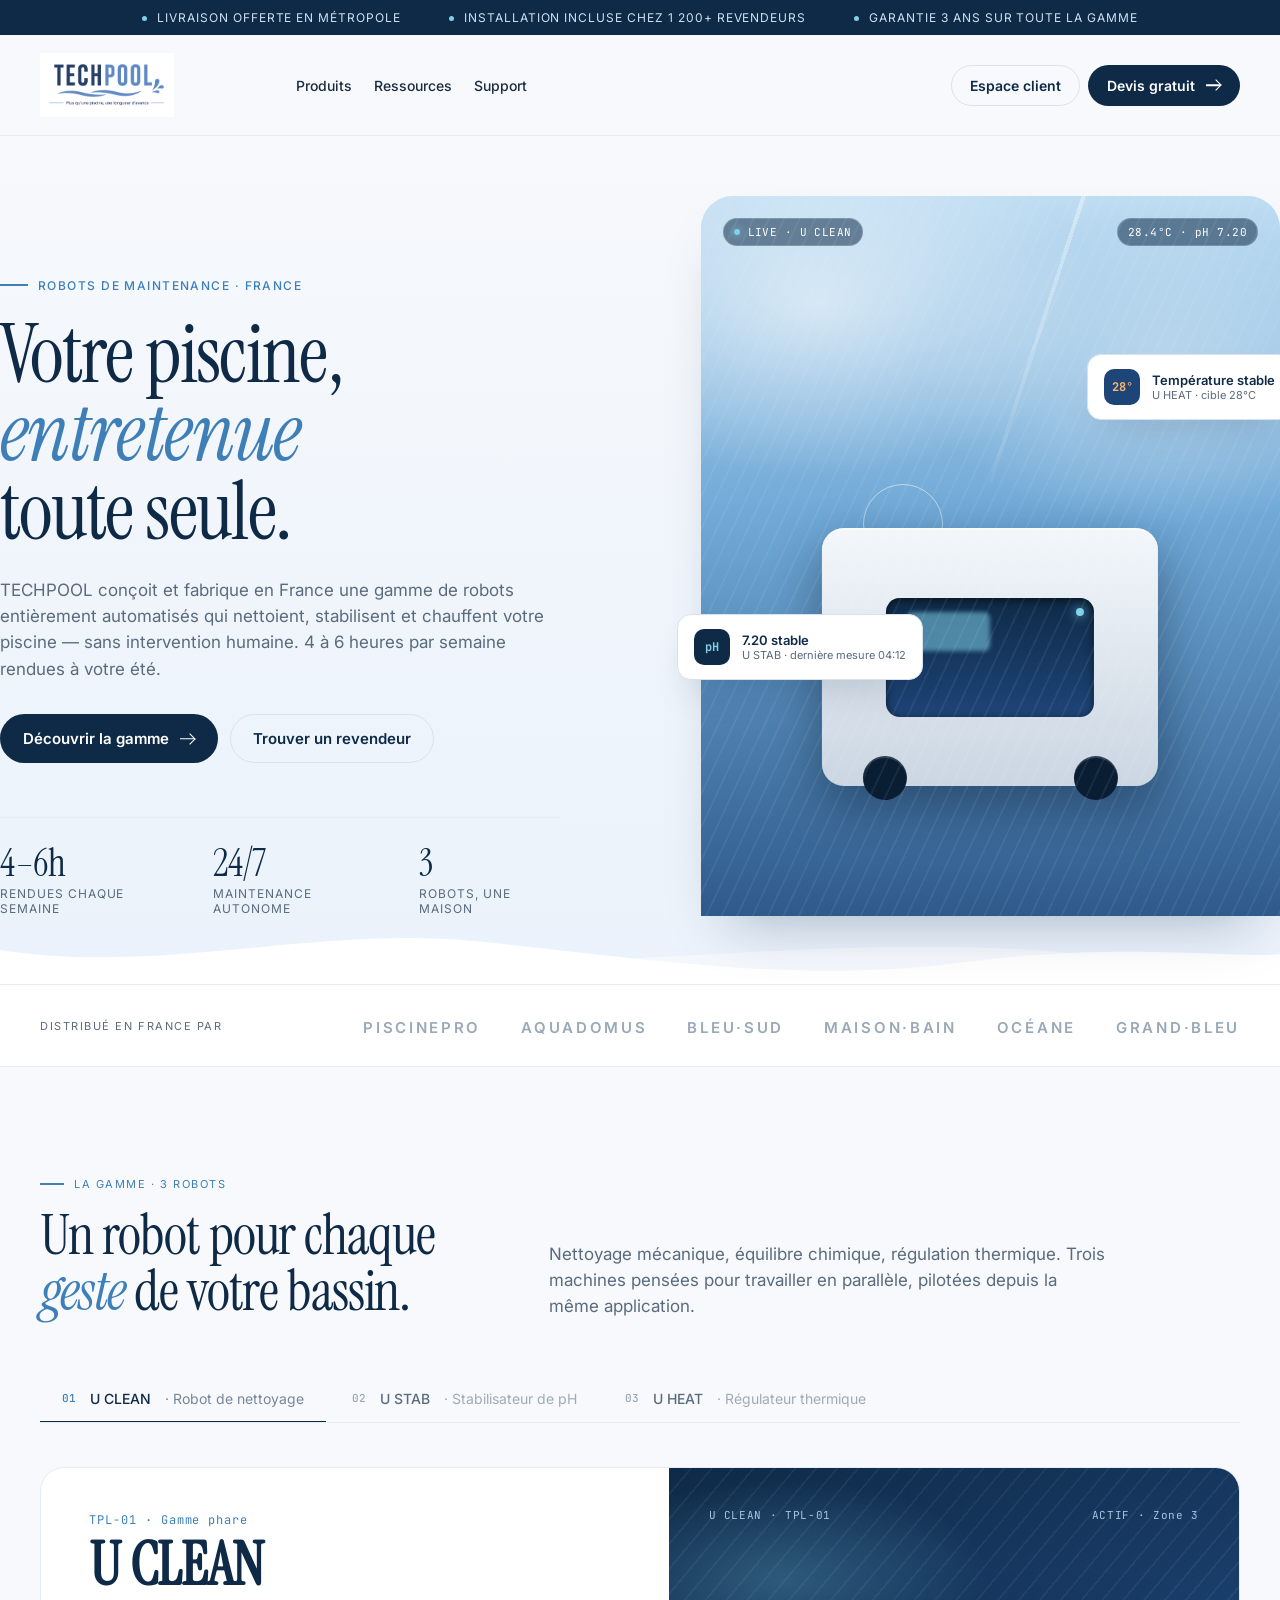
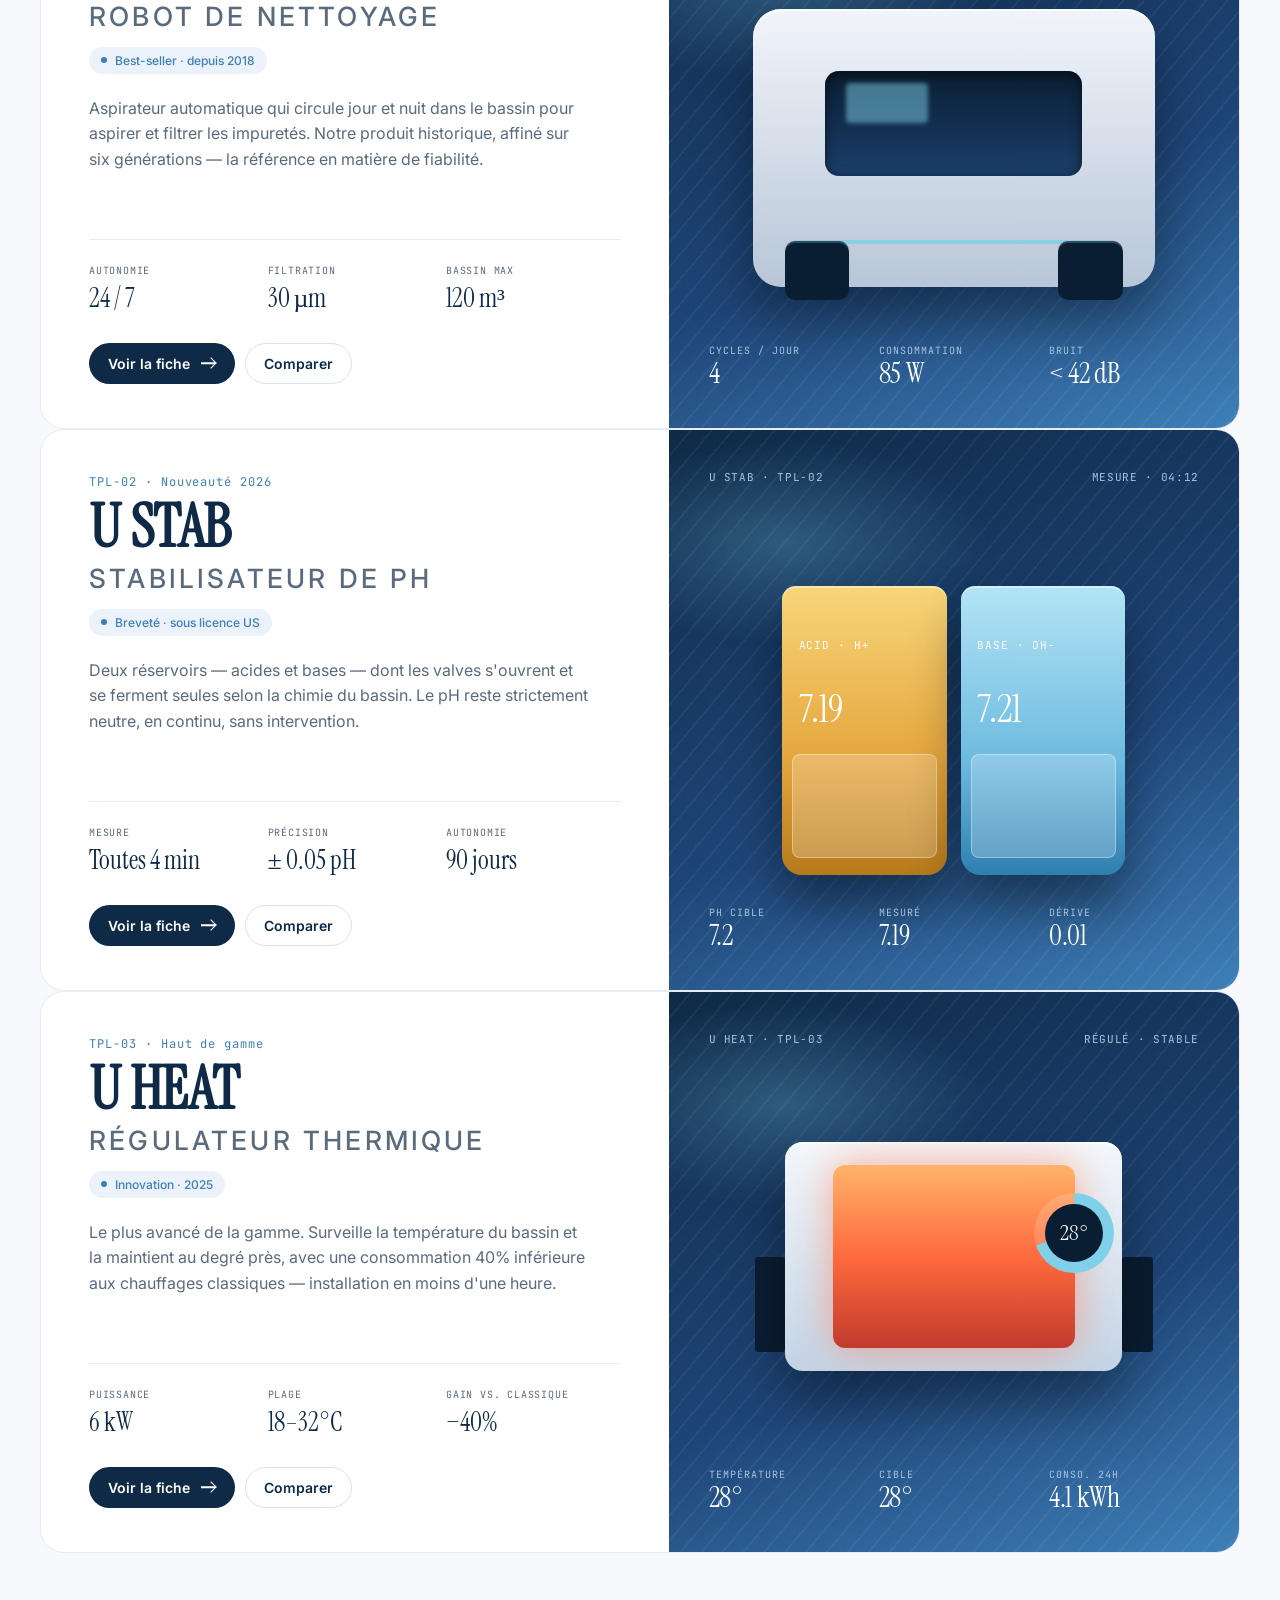
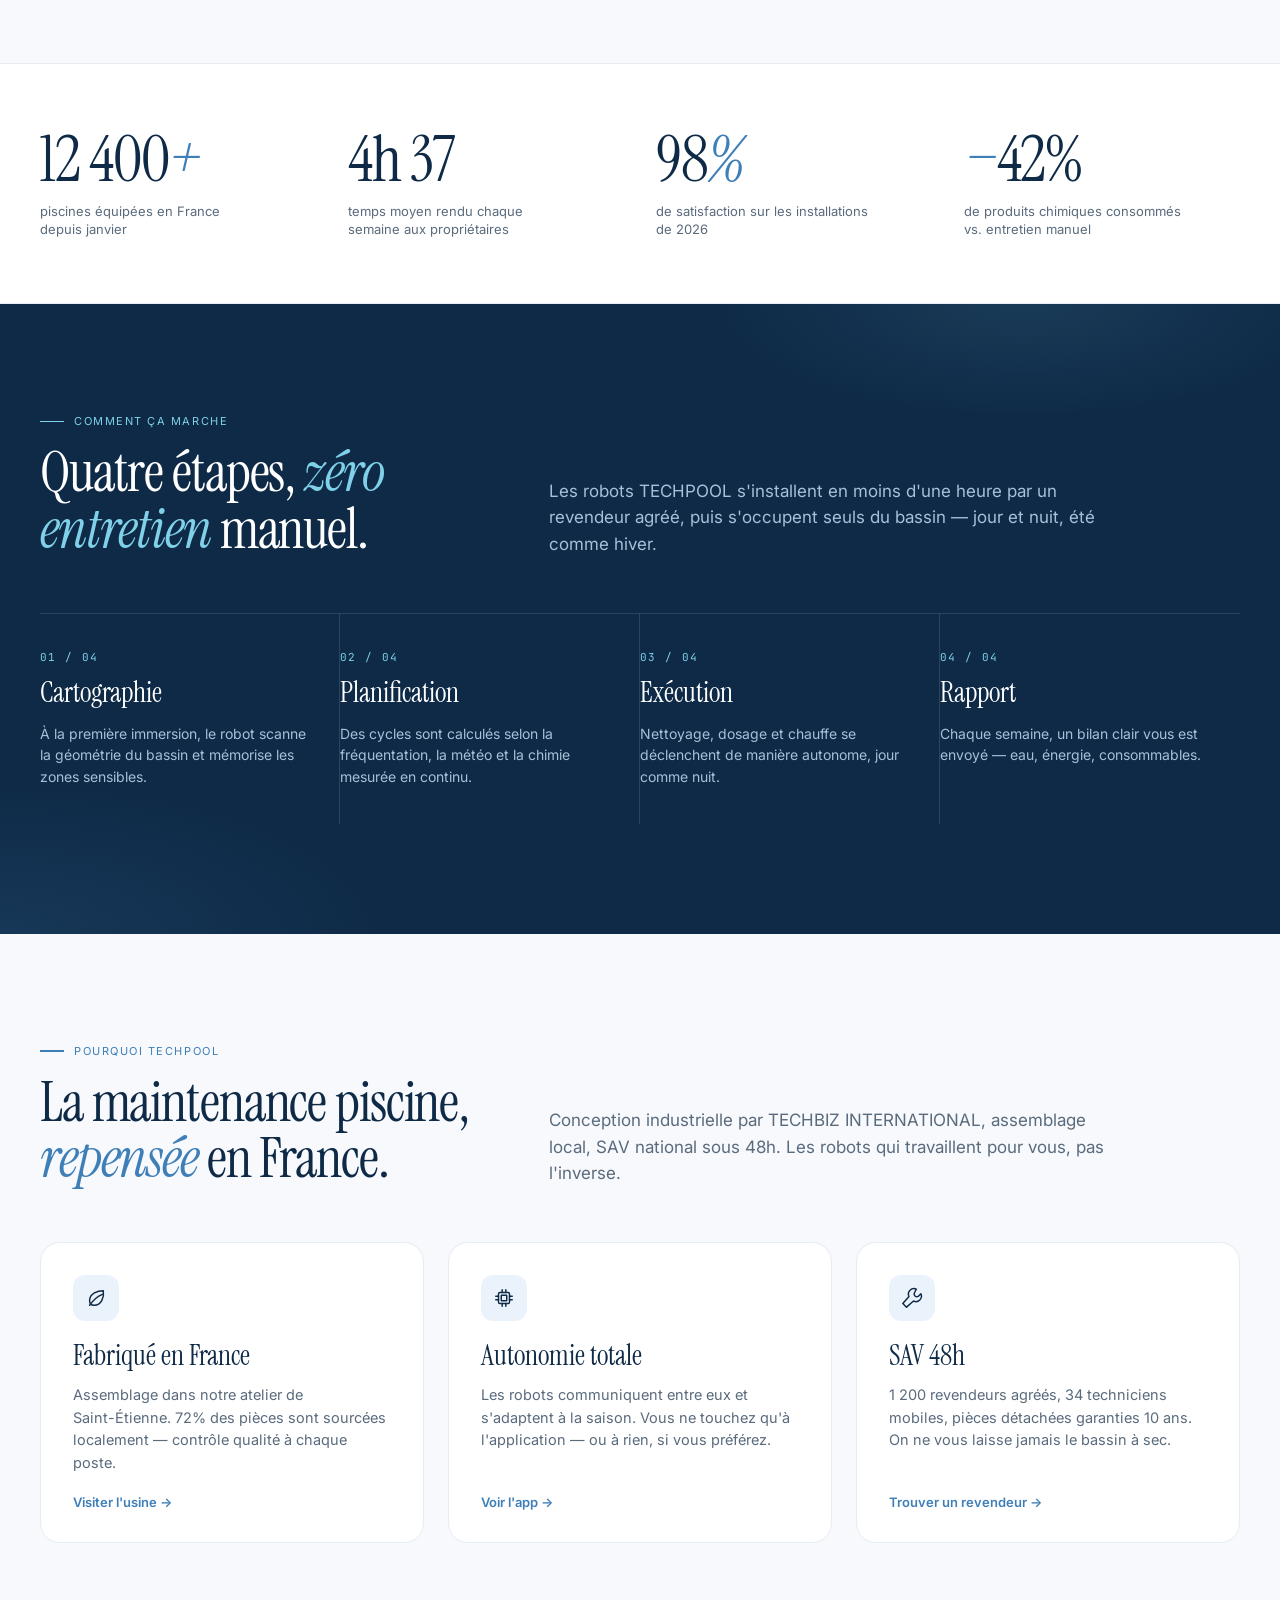
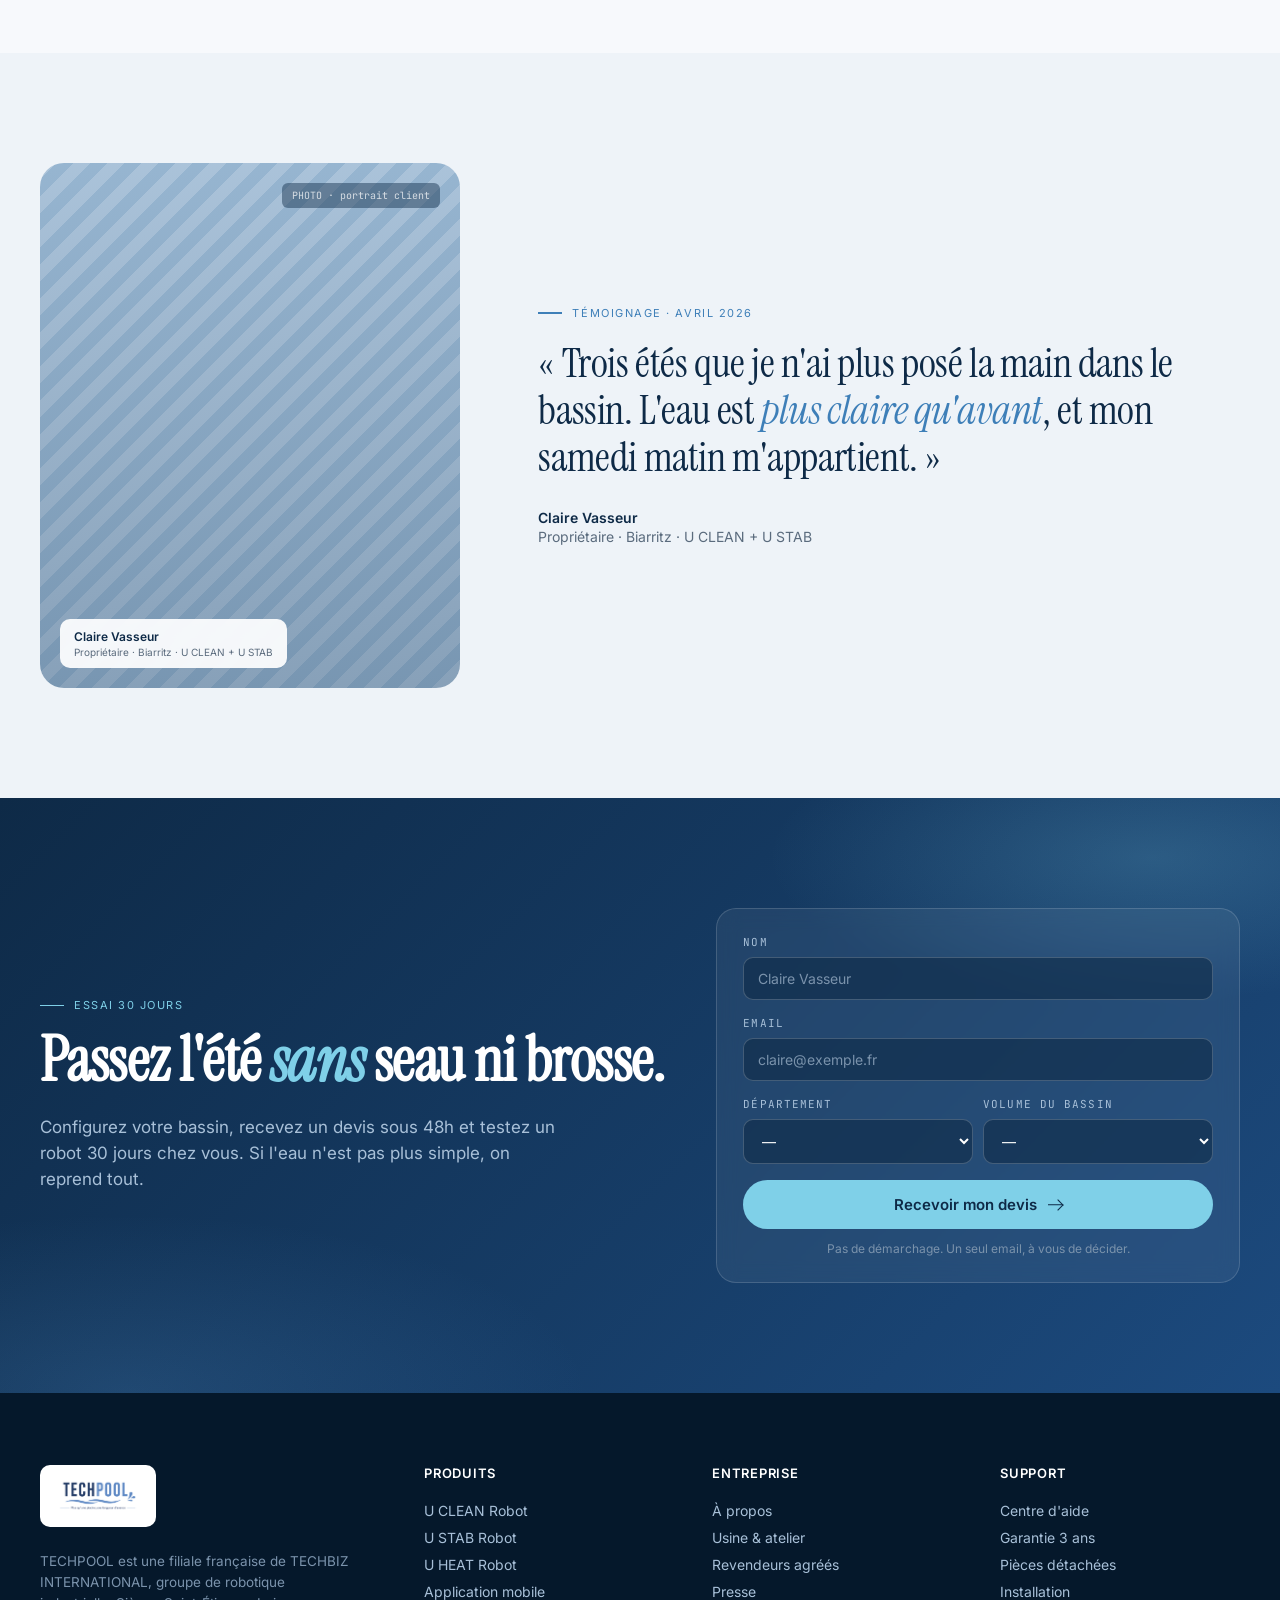
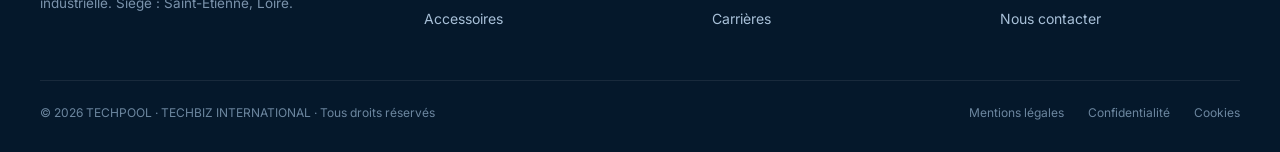
<file: index.html>
<!doctype html>
<html lang="fr">
<head>
<meta charset="utf-8" />
<meta name="viewport" content="width=device-width, initial-scale=1" />
<title>TECHPOOL — Robots de maintenance pour piscines</title>
<link rel="preconnect" href="https://fonts.googleapis.com" />
<link rel="preconnect" href="https://fonts.gstatic.com" crossorigin />
<link href="https://fonts.googleapis.com/css2?family=Instrument+Serif:ital@0;1&family=Inter:wght@300;400;500;600;700&family=JetBrains+Mono:wght@400;500&display=swap" rel="stylesheet" />
<link rel="stylesheet" href="style.css" />
</head>
<body>

<div class="announce">
  <div class="wrap announce-track">
    <span><span class="dot"></span>Livraison offerte en métropole</span><span><span class="dot"></span>Installation incluse chez 1 200+ revendeurs</span><span><span class="dot"></span>Garantie 3 ans sur toute la gamme</span>
  </div>
</div>

<header class="nav">
  <div class="wrap nav-inner">
    <a class="logo" href="#"><img src="[data-uri]" alt="TECHPOOL" /></a>
    <nav class="nav-links">
      <a href="#">Produits</a><a href="#">Ressources</a><a href="#">Support</a>
    </nav>
    <div class="nav-right">
      <a class="btn btn-ghost" href="#">Espace client</a>
      <a class="btn btn-primary" href="#">Devis gratuit<span class="arrow"></span></a>
    </div>
  </div>
</header>

<section class="hero" style="padding:0">
  <div class="wrap hero-inner">
    <div>
      <div class="eyebrow"><span class="bar"></span>Robots de maintenance · France</div>
      <h1 class="h1 serif" style="margin-top:22px">Votre piscine, <em>entretenue</em><br/>toute seule.</h1>
      <p class="hero-lead">TECHPOOL conçoit et fabrique en France une gamme de robots entièrement automatisés qui nettoient, stabilisent et chauffent votre piscine — sans intervention humaine. 4 à 6 heures par semaine rendues à votre été.</p>
      <div class="hero-cta">
        <a class="btn btn-primary btn-lg" href="#products">Découvrir la gamme<span class="arrow"></span></a>
        <a class="btn btn-ghost btn-lg" href="#">Trouver un revendeur</a>
      </div>
      <div class="hero-meta">
        <div class="m"><div class="k serif">4–6h</div><div class="v">rendues chaque semaine</div></div>
        <div class="m"><div class="k serif">24/7</div><div class="v">maintenance autonome</div></div>
        <div class="m"><div class="k serif">3</div><div class="v">robots, une maison</div></div>
      </div>
    </div>
    <div class="hero-visual">
      <div class="pool-tile">
        <div class="pool-hud">
          <div class="hud-pill"><span class="lv"></span>LIVE · U CLEAN</div>
          <div class="hud-pill">28.4°C · pH 7.20</div>
        </div>
        <div class="cable"></div>
        <div class="ripple r1"></div>
        <div class="ripple r2"></div>
        <div class="robot">
          <div class="robot-eye"><div class="led"></div></div>
          <div class="robot-wheel l"></div>
          <div class="robot-wheel r"></div>
        </div>
      </div>
      <div class="hero-floater floater-1">
        <div class="sq">pH</div>
        <div><div class="t">7.20 stable</div><div class="s">U STAB · dernière mesure 04:12</div></div>
      </div>
      <div class="hero-floater floater-2">
        <div class="sq" style="background:#1E4578;color:#FFB36A">28°</div>
        <div><div class="t">Température stable</div><div class="s">U HEAT · cible 28°C</div></div>
      </div>
    </div>
  </div>
  <svg class="wave" viewBox="0 0 1440 80" preserveAspectRatio="none"><path d="M0,40 C180,70 360,10 540,30 C720,50 900,80 1080,55 C1260,30 1380,50 1440,45 L1440,80 L0,80 Z" fill="#FFFFFF"/><path d="M0,55 C200,35 400,65 620,55 C840,45 1020,25 1220,45 C1340,55 1400,50 1440,55 L1440,80 L0,80 Z" fill="#FFFFFF" opacity=".5"/></svg>
</section>

<div class="retail-strip">
  <div class="wrap row">
    <div class="retail-label">Distribué en France par</div>
    <div class="retail-logos">
      <div class="r"><span>PISCINEPRO</span></div><div class="r"><span>AQUADOMUS</span></div><div class="r"><span>BLEU·SUD</span></div><div class="r"><span>MAISON·BAIN</span></div><div class="r"><span>OCÉANE</span></div><div class="r"><span>GRAND·BLEU</span></div>
    </div>
  </div>
</div>

<section class="products" id="products">
  <div class="wrap">
    <div class="sec-head">
      <div>
        <div class="sec-kicker"><span class="bar"></span>La gamme · 3 robots</div>
        <h2 class="sec-title serif">Un robot pour chaque <em>geste</em> de votre bassin.</h2>
      </div>
      <p class="sec-desc">Nettoyage mécanique, équilibre chimique, régulation thermique. Trois machines pensées pour travailler en parallèle, pilotées depuis la même application.</p>
    </div>
    <div class="product-tabs"><button class="product-tab active" data-idx="0"><span class="num">01</span> U CLEAN <span style="opacity:.55;font-weight:400">· Robot de nettoyage</span></button><button class="product-tab" data-idx="1"><span class="num">02</span> U STAB <span style="opacity:.55;font-weight:400">· Stabilisateur de pH</span></button><button class="product-tab" data-idx="2"><span class="num">03</span> U HEAT <span style="opacity:.55;font-weight:400">· Régulateur thermique</span></button></div>
    
  <div class="product-card" data-idx="0" >
    <div class="product-info">
      <div>
        <div class="product-model mono">TPL-01 · Gamme phare</div>
        <h3 class="product-name">U CLEAN<small>Robot de nettoyage</small></h3>
        <div class="product-tag"><span class="dot"></span>Best-seller · depuis 2018</div>
        <p class="product-desc">Aspirateur automatique qui circule jour et nuit dans le bassin pour aspirer et filtrer les impuretés. Notre produit historique, affiné sur six générations — la référence en matière de fiabilité.</p>
      </div>
      <div>
        <div class="spec-grid">
          <div class="s"><span class="sk mono">Autonomie</span><span class="sv">24 / 7</span></div><div class="s"><span class="sk mono">Filtration</span><span class="sv">30 µm</span></div><div class="s"><span class="sk mono">Bassin max</span><span class="sv">120 m³</span></div>
        </div>
        <div class="product-cta" style="margin-top:28px">
          <a class="btn btn-primary" href="#">Voir la fiche<span class="arrow"></span></a>
          <a class="btn btn-ghost" href="#">Comparer</a>
        </div>
      </div>
    </div>
    <div class="product-visual">
      <div class="pv-head"><span>U CLEAN · TPL-01</span><span>ACTIF · Zone 3</span></div>
      <div class="pv-center"><div class="art-vacuum"><div class="body"></div><div class="screen"><div class="led"></div></div><div class="stripe"></div><div class="tread l"></div><div class="tread r"></div></div></div>
      <div class="pv-meta"><div class="m"><span class="mk">Cycles / jour</span><span class="mv serif">4</span></div><div class="m"><span class="mk">Consommation</span><span class="mv serif">85 W</span></div><div class="m"><span class="mk">Bruit</span><span class="mv serif">< 42 dB</span></div></div>
    </div>
  </div>
  <div class="product-card" data-idx="1" hidden>
    <div class="product-info">
      <div>
        <div class="product-model mono">TPL-02 · Nouveauté 2026</div>
        <h3 class="product-name">U STAB<small>Stabilisateur de pH</small></h3>
        <div class="product-tag"><span class="dot"></span>Breveté · sous licence US</div>
        <p class="product-desc">Deux réservoirs — acides et bases — dont les valves s'ouvrent et se ferment seules selon la chimie du bassin. Le pH reste strictement neutre, en continu, sans intervention.</p>
      </div>
      <div>
        <div class="spec-grid">
          <div class="s"><span class="sk mono">Mesure</span><span class="sv">Toutes 4 min</span></div><div class="s"><span class="sk mono">Précision</span><span class="sv">± 0.05 pH</span></div><div class="s"><span class="sk mono">Autonomie</span><span class="sv">90 jours</span></div>
        </div>
        <div class="product-cta" style="margin-top:28px">
          <a class="btn btn-primary" href="#">Voir la fiche<span class="arrow"></span></a>
          <a class="btn btn-ghost" href="#">Comparer</a>
        </div>
      </div>
    </div>
    <div class="product-visual">
      <div class="pv-head"><span>U STAB · TPL-02</span><span>MESURE · 04:12</span></div>
      <div class="pv-center"><div class="art-stab"><div class="can acid"><div class="label">ACID · H+</div><div class="val">7.19</div><div class="liquid"></div></div><div class="can base"><div class="label">BASE · OH−</div><div class="val">7.21</div><div class="liquid"></div></div></div></div>
      <div class="pv-meta"><div class="m"><span class="mk">pH cible</span><span class="mv serif">7.2</span></div><div class="m"><span class="mk">Mesuré</span><span class="mv serif">7.19</span></div><div class="m"><span class="mk">Dérive</span><span class="mv serif">0.01</span></div></div>
    </div>
  </div>
  <div class="product-card" data-idx="2" hidden>
    <div class="product-info">
      <div>
        <div class="product-model mono">TPL-03 · Haut de gamme</div>
        <h3 class="product-name">U HEAT<small>Régulateur thermique</small></h3>
        <div class="product-tag"><span class="dot"></span>Innovation · 2025</div>
        <p class="product-desc">Le plus avancé de la gamme. Surveille la température du bassin et la maintient au degré près, avec une consommation 40% inférieure aux chauffages classiques — installation en moins d'une heure.</p>
      </div>
      <div>
        <div class="spec-grid">
          <div class="s"><span class="sk mono">Puissance</span><span class="sv">6 kW</span></div><div class="s"><span class="sk mono">Plage</span><span class="sv">18–32°C</span></div><div class="s"><span class="sk mono">Gain vs. classique</span><span class="sv">−40%</span></div>
        </div>
        <div class="product-cta" style="margin-top:28px">
          <a class="btn btn-primary" href="#">Voir la fiche<span class="arrow"></span></a>
          <a class="btn btn-ghost" href="#">Comparer</a>
        </div>
      </div>
    </div>
    <div class="product-visual">
      <div class="pv-head"><span>U HEAT · TPL-03</span><span>RÉGULÉ · STABLE</span></div>
      <div class="pv-center"><div class="art-heat"><div class="pipes"></div><div class="pipes r"></div><div class="tube"><div class="glow"></div></div><div class="gauge"></div></div></div>
      <div class="pv-meta"><div class="m"><span class="mk">Température</span><span class="mv serif">28°</span></div><div class="m"><span class="mk">Cible</span><span class="mv serif">28°</span></div><div class="m"><span class="mk">Conso. 24h</span><span class="mv serif">4.1 kWh</span></div></div>
    </div>
  </div>
  </div>
</section>

<section class="stats" style="padding:64px 0">
  <div class="wrap stats-row">
    <div class="stat"><div class="k serif">12 400<em>+</em></div><div class="v">piscines équipées en France depuis janvier</div></div><div class="stat"><div class="k serif">4h 37</div><div class="v">temps moyen rendu chaque semaine aux propriétaires</div></div><div class="stat"><div class="k serif">98<em>%</em></div><div class="v">de satisfaction sur les installations de 2026</div></div><div class="stat"><div class="k serif"><em>−</em>42%</div><div class="v">de produits chimiques consommés vs. entretien manuel</div></div>
  </div>
</section>

<section class="how">
  <div class="wrap">
    <div class="sec-head">
      <div>
        <div class="sec-kicker"><span class="bar"></span>Comment ça marche</div>
        <h2 class="sec-title serif">Quatre étapes, <em>zéro entretien</em> manuel.</h2>
      </div>
      <p class="sec-desc">Les robots TECHPOOL s'installent en moins d'une heure par un revendeur agréé, puis s'occupent seuls du bassin — jour et nuit, été comme hiver.</p>
    </div>
    <div class="steps">
      <div class="step"><div class="n">01 / 04</div><div class="t">Cartographie</div><div class="d">À la première immersion, le robot scanne la géométrie du bassin et mémorise les zones sensibles.</div></div><div class="step"><div class="n">02 / 04</div><div class="t">Planification</div><div class="d">Des cycles sont calculés selon la fréquentation, la météo et la chimie mesurée en continu.</div></div><div class="step"><div class="n">03 / 04</div><div class="t">Exécution</div><div class="d">Nettoyage, dosage et chauffe se déclenchent de manière autonome, jour comme nuit.</div></div><div class="step"><div class="n">04 / 04</div><div class="t">Rapport</div><div class="d">Chaque semaine, un bilan clair vous est envoyé — eau, énergie, consommables.</div></div>
    </div>
  </div>
</section>

<section class="why">
  <div class="wrap">
    <div class="sec-head">
      <div>
        <div class="sec-kicker"><span class="bar"></span>Pourquoi TECHPOOL</div>
        <h2 class="sec-title serif">La maintenance piscine, <em>repensée</em> en France.</h2>
      </div>
      <p class="sec-desc">Conception industrielle par TECHBIZ INTERNATIONAL, assemblage local, SAV national sous 48h. Les robots qui travaillent pour vous, pas l'inverse.</p>
    </div>
    <div class="feat-grid">
      <div class="feat"><div class="ic"><svg viewBox="0 0 24 24" fill="none" stroke="currentColor" stroke-width="1.6" stroke-linecap="round" stroke-linejoin="round"><path d="M20 4C14 4 5 7 5 15c0 3 2 5 5 5 8 0 11-9 10-16Z"/><path d="M5 20C9 14 14 10 19 8"/></svg></div><div><div class="t">Fabriqué en France</div><div class="d" style="margin-top:12px">Assemblage dans notre atelier de Saint-Étienne. 72% des pièces sont sourcées localement — contrôle qualité à chaque poste.</div></div><a class="lk" href="#">Visiter l'usine →</a></div><div class="feat"><div class="ic"><svg viewBox="0 0 24 24" fill="none" stroke="currentColor" stroke-width="1.6" stroke-linecap="round" stroke-linejoin="round"><rect x="6" y="6" width="12" height="12" rx="1.5"/><rect x="9" y="9" width="6" height="6" rx="0.5"/><path d="M10 3v3M14 3v3M10 18v3M14 18v3M3 10h3M3 14h3M18 10h3M18 14h3"/></svg></div><div><div class="t">Autonomie totale</div><div class="d" style="margin-top:12px">Les robots communiquent entre eux et s'adaptent à la saison. Vous ne touchez qu'à l'application — ou à rien, si vous préférez.</div></div><a class="lk" href="#">Voir l'app →</a></div><div class="feat"><div class="ic"><svg viewBox="0 0 24 24" fill="none" stroke="currentColor" stroke-width="1.6" stroke-linecap="round" stroke-linejoin="round"><path d="M14.7 6.3a3 3 0 0 0 4 4l3-3a6 6 0 0 1-8 8L6 22l-4-4 6.7-7.7a6 6 0 0 1 8-8Z"/></svg></div><div><div class="t">SAV 48h</div><div class="d" style="margin-top:12px">1 200 revendeurs agréés, 34 techniciens mobiles, pièces détachées garanties 10 ans. On ne vous laisse jamais le bassin à sec.</div></div><a class="lk" href="#">Trouver un revendeur →</a></div>
    </div>
  </div>
</section>

<section class="testimonial">
  <div class="wrap quote-wrap">
    <div class="quote-img">
      <div class="ph mono">PHOTO · portrait client</div>
      <div class="tag">Claire Vasseur<small>Propriétaire · Biarritz · U CLEAN + U STAB</small></div>
    </div>
    <div class="quote">
      <div class="sec-kicker" style="margin-bottom:20px"><span class="bar"></span>Témoignage · Avril 2026</div>
      <blockquote>« Trois étés que je n'ai plus posé la main dans le bassin. L'eau est <em>plus claire qu'avant</em>, et mon samedi matin m'appartient. »</blockquote>
      <cite><strong>Claire Vasseur</strong>Propriétaire · Biarritz · U CLEAN + U STAB</cite>
    </div>
  </div>
</section>

<section class="cta">
  <div class="wrap cta-inner">
    <div>
      <div class="sec-kicker" style="color:var(--cyan)"><span class="bar" style="background:var(--cyan)"></span>Essai 30 jours</div>
      <h2 style="margin-top:18px">Passez l'été <em>sans</em> seau ni brosse.</h2>
      <p>Configurez votre bassin, recevez un devis sous 48h et testez un robot 30 jours chez vous. Si l'eau n'est pas plus simple, on reprend tout.</p>
    </div>
    <form class="cta-form" onsubmit="event.preventDefault();this.querySelector('button').textContent='Envoyé ✓'">
      <div class="f"><label>Nom</label><input type="text" placeholder="Claire Vasseur" /></div>
      <div class="f"><label>Email</label><input type="email" placeholder="claire@exemple.fr" /></div>
      <div class="row2">
        <div class="f"><label>Département</label><select><option value="">—</option><option>Île-de-France</option><option>Nouvelle-Aquitaine</option><option>PACA</option><option>Occitanie</option><option>Auvergne-Rhône-Alpes</option></select></div>
        <div class="f"><label>Volume du bassin</label><select><option value="">—</option><option>&lt; 40 m³</option><option>40–80 m³</option><option>80–120 m³</option><option>&gt; 120 m³</option></select></div>
      </div>
      <button type="submit" class="btn btn-cyan btn-lg" style="width:100%;justify-content:center">Recevoir mon devis<span class="arrow"></span></button>
      <div style="font-size:12px;color:#7B93AC;margin-top:12px;text-align:center">Pas de démarchage. Un seul email, à vous de décider.</div>
    </form>
  </div>
</section>

<footer class="footer">
  <div class="wrap">
    <div class="footer-top">
      <div class="brand">
        <div style="background:#fff;padding:10px 14px;border-radius:10px;display:inline-block">
          <img src="[data-uri]" alt="TECHPOOL" style="height:42px" />
        </div>
        <p>TECHPOOL est une filiale française de TECHBIZ INTERNATIONAL, groupe de robotique industrielle. Siège : Saint-Étienne, Loire.</p>
      </div>
      <div class="col"><h5>Produits</h5><a href="#">U CLEAN Robot</a><a href="#">U STAB Robot</a><a href="#">U HEAT Robot</a><a href="#">Application mobile</a><a href="#">Accessoires</a></div>
      <div class="col"><h5>Entreprise</h5><a href="#">À propos</a><a href="#">Usine & atelier</a><a href="#">Revendeurs agréés</a><a href="#">Presse</a><a href="#">Carrières</a></div>
      <div class="col"><h5>Support</h5><a href="#">Centre d'aide</a><a href="#">Garantie 3 ans</a><a href="#">Pièces détachées</a><a href="#">Installation</a><a href="#">Nous contacter</a></div>
    </div>
    <div class="footer-bot">
      <div>© 2026 TECHPOOL · TECHBIZ INTERNATIONAL · Tous droits réservés</div>
      <div class="legal"><a href="#">Mentions légales</a><a href="#">Confidentialité</a><a href="#">Cookies</a></div>
    </div>
  </div>
</footer>

<script>
document.querySelectorAll('.product-tab').forEach(btn => {
  btn.addEventListener('click', () => {
    const idx = btn.dataset.idx;
    document.querySelectorAll('.product-tab').forEach(b => b.classList.toggle('active', b.dataset.idx === idx));
    document.querySelectorAll('.product-card').forEach(c => { c.hidden = c.dataset.idx !== idx; });
  });
});
</script>
</body>
</html>
</file>
<file: style.css>
:root{
  --navy:#0E2A47;
  --navy-2:#14345A;
  --ink:#0A1E33;
  --pool:#5B9BD5;
  --pool-deep:#3E7FB8;
  --cyan:#7FD0E8;
  --mist:#EEF3F8;
  --paper:#F7F9FC;
  --paper-2:#FBFCFD;
  --line:#D9E2EC;
  --line-2:#E6ECF3;
  --muted:#5A6B7D;
  --white:#FFFFFF;
}
*{box-sizing:border-box;margin:0;padding:0}
html,body{background:var(--paper);color:var(--ink);font-family:'Inter',-apple-system,sans-serif;-webkit-font-smoothing:antialiased;text-rendering:optimizeLegibility}
body{overflow-x:hidden}
a{color:inherit;text-decoration:none}
button{font:inherit;cursor:pointer;border:none;background:none;color:inherit}
img{display:block;max-width:100%}

.serif{font-family:'Instrument Serif',Georgia,serif;font-weight:400;letter-spacing:-.01em}
.mono{font-family:'JetBrains Mono',ui-monospace,monospace}

.wrap{max-width:1360px;margin:0 auto;padding:0 40px}
@media (max-width:720px){.wrap{padding:0 22px}}

/* ----- Top bar ----- */
.announce{background:var(--navy);color:#cfe0f2;font-size:12px;letter-spacing:.08em;text-transform:uppercase;padding:10px 0;position:relative;overflow:hidden}
.announce-track{display:flex;gap:48px;align-items:center;justify-content:center;white-space:nowrap;flex-wrap:wrap}
@media (max-width:900px){.announce-track > span:nth-child(n+2){display:none}}
.announce .dot{width:5px;height:5px;border-radius:50%;background:var(--cyan);display:inline-block;margin-right:10px;vertical-align:middle}

.nav{position:sticky;top:0;z-index:40;background:rgba(247,249,252,.82);backdrop-filter:saturate(1.2) blur(14px);-webkit-backdrop-filter:saturate(1.2) blur(14px);border-bottom:1px solid var(--line-2)}
.nav-inner{display:flex;align-items:center;gap:28px;height:100px;min-width:0}
.logo{display:block;flex:0 0 auto;line-height:0;min-width:220px}
.logo img{height:64px;width:auto;display:block;object-fit:contain;max-width:none}
@media (max-width:720px){.logo{min-width:160px}.logo img{height:48px}}
.nav-links{display:flex;gap:22px;margin-left:8px;min-width:0;flex-wrap:nowrap}
@media (max-width:760px){.nav-links{display:none}}
@media (max-width:1180px){.nav-inner{gap:16px}}
.nav-links a{font-size:14px;color:#1b2b40;font-weight:500;padding:6px 0;position:relative}
.nav-links a:hover{color:var(--navy)}
.nav-links a.has-caret::after{content:"";display:inline-block;width:6px;height:6px;border-right:1.5px solid currentColor;border-bottom:1.5px solid currentColor;transform:rotate(45deg) translate(-2px,-2px);margin-left:8px;opacity:.6}
.nav-right{margin-left:auto;display:flex;gap:8px;align-items:center;flex:0 0 auto}
@media (max-width:720px){.nav-right .btn-ghost{display:none}}
.lang-switch{display:flex;gap:2px;font-size:12px;border:1px solid var(--line);border-radius:999px;padding:3px;background:var(--white)}
.lang-switch button{padding:5px 10px;border-radius:999px;font-weight:600;color:var(--muted)}
.lang-switch button.active{background:var(--navy);color:#fff}

.btn{display:inline-flex;align-items:center;gap:10px;padding:11px 18px;border-radius:999px;font-size:14px;font-weight:600;transition:all .2s ease;border:1px solid transparent;white-space:nowrap}
.btn .arrow{width:16px;height:16px;display:inline-block;position:relative}
.btn .arrow::before,.btn .arrow::after{content:"";position:absolute;background:currentColor}
.btn .arrow::before{top:50%;left:1px;right:1px;height:1.5px;transform:translateY(-50%)}
.btn .arrow::after{right:1px;top:50%;width:7px;height:7px;border-top:1.5px solid currentColor;border-right:1.5px solid currentColor;transform:translateY(-50%) rotate(45deg);background:transparent}
.btn-primary{background:var(--navy);color:#fff}
.btn-primary:hover{background:#05182b}
.btn-ghost{background:transparent;color:var(--navy);border-color:var(--line)}
.btn-ghost:hover{background:var(--white)}
.btn-cyan{background:var(--cyan);color:var(--navy)}
.btn-cyan:hover{background:#a3dff0}
.btn-lg{padding:14px 22px;font-size:15px}

/* ----- HERO ----- */
.hero{position:relative;overflow:hidden;background:linear-gradient(180deg,var(--paper) 0%,#EAF2FB 100%)}
.hero-inner{display:grid;grid-template-columns:1.05fr .95fr;gap:60px;padding:60px 0 0;align-items:end;min-height:640px}
@media (max-width:980px){.hero-inner{grid-template-columns:1fr;min-height:auto;padding-bottom:40px}}

.eyebrow{display:inline-flex;align-items:center;gap:10px;font-size:12px;font-weight:500;color:var(--pool-deep);letter-spacing:.12em;text-transform:uppercase}
.eyebrow .bar{width:28px;height:1.5px;background:var(--pool-deep)}

.h1{font-size:clamp(48px,6.4vw,92px);line-height:.96;letter-spacing:-.02em;color:var(--navy);font-weight:400}
.h1 em{font-style:italic;color:var(--pool-deep)}
.h1 .amp{font-style:italic;color:var(--pool)}

.hero-lead{max-width:560px;color:var(--muted);font-size:17px;line-height:1.55;margin-top:26px}
.hero-cta{display:flex;gap:12px;margin-top:32px;flex-wrap:wrap}
.hero-meta{display:flex;gap:36px;margin-top:54px;padding-top:26px;border-top:1px solid var(--line-2);max-width:560px}
.hero-meta .m{display:flex;flex-direction:column;gap:4px}
.hero-meta .k{font-family:'Instrument Serif',serif;font-size:38px;color:var(--navy);line-height:1}
.hero-meta .v{font-size:12px;color:var(--muted);text-transform:uppercase;letter-spacing:.08em}

/* product visual */
.hero-visual{position:relative;align-self:stretch;display:flex;align-items:flex-end;justify-content:center}
.pool-tile{position:relative;width:100%;aspect-ratio:4/5;max-height:720px;border-radius:32px 32px 0 0;overflow:hidden;background:linear-gradient(180deg,#BFDDF2 0%,#6FA8D6 45%,#2E5A8A 100%);box-shadow:0 30px 60px -30px rgba(14,42,71,.35)}
.pool-tile::before{content:"";position:absolute;inset:0;background:
  radial-gradient(ellipse 80% 40% at 20% 15%, rgba(255,255,255,.55), transparent 60%),
  radial-gradient(ellipse 60% 30% at 80% 25%, rgba(255,255,255,.35), transparent 70%);
  mix-blend-mode:screen}
.pool-tile::after{content:"";position:absolute;inset:0;
  background:repeating-linear-gradient(115deg, rgba(255,255,255,.06) 0 2px, transparent 2px 14px);
  pointer-events:none}
.robot{position:absolute;left:50%;bottom:18%;transform:translateX(-50%);width:58%;aspect-ratio:1.3/1;border-radius:22px;background:linear-gradient(180deg,#F3F7FB 0%, #CBD6E2 100%);box-shadow:0 20px 50px rgba(6,20,38,.4), inset 0 2px 0 rgba(255,255,255,.5);display:flex;align-items:center;justify-content:center}
.robot-eye{width:62%;height:46%;border-radius:14px;background:linear-gradient(180deg,#0E2A47,#1E4578);box-shadow:inset 0 2px 8px rgba(0,0,0,.6);position:relative;overflow:hidden}
.robot-eye::before{content:"";position:absolute;top:12%;left:10%;right:50%;bottom:55%;background:rgba(127,208,232,.55);border-radius:6px;filter:blur(2px)}
.robot-eye .led{position:absolute;right:10px;top:10px;width:8px;height:8px;border-radius:50%;background:var(--cyan);box-shadow:0 0 12px var(--cyan)}
.robot-wheel{position:absolute;bottom:-14px;width:44px;height:44px;border-radius:50%;background:#0A1E33;box-shadow:inset 0 2px 0 rgba(255,255,255,.15)}
.robot-wheel.l{left:12%}
.robot-wheel.r{right:12%}
.cable{position:absolute;left:50%;bottom:60%;width:4px;height:60%;transform-origin:bottom;background:linear-gradient(180deg,rgba(255,255,255,.5),rgba(255,255,255,.05));border-radius:4px;transform:translateX(-50%) rotate(18deg)}

.pool-hud{position:absolute;top:22px;left:22px;right:22px;display:flex;justify-content:space-between;gap:12px;color:#fff;font-size:11px;font-family:'JetBrains Mono',monospace;letter-spacing:.04em}
.hud-pill{background:rgba(14,42,71,.55);backdrop-filter:blur(6px);padding:6px 10px;border-radius:999px;border:1px solid rgba(255,255,255,.18);display:flex;align-items:center;gap:8px}
.hud-pill .lv{width:6px;height:6px;border-radius:50%;background:var(--cyan);box-shadow:0 0 8px var(--cyan)}

.ripple{position:absolute;border:1.5px solid rgba(255,255,255,.5);border-radius:50%;animation:ripple 3.5s ease-out infinite}
@keyframes ripple{
  0%{transform:scale(.2);opacity:.9}
  100%{transform:scale(2.6);opacity:0}
}
.r1{left:28%;top:40%;width:80px;height:80px}
.r2{left:64%;top:52%;width:60px;height:60px;animation-delay:1.2s}

.hero-floater{position:absolute;background:#fff;border:1px solid var(--line);border-radius:14px;padding:14px 16px;box-shadow:0 20px 40px -18px rgba(14,42,71,.25);display:flex;gap:12px;align-items:center}
.hero-floater .sq{width:36px;height:36px;border-radius:10px;background:var(--navy);display:flex;align-items:center;justify-content:center;color:var(--cyan);font-weight:700;font-size:12px;font-family:'JetBrains Mono',monospace}
.hero-floater .t{font-size:13px;font-weight:600;color:var(--navy)}
.hero-floater .s{font-size:11px;color:var(--muted)}
.floater-1{left:-24px;top:58%}
.floater-2{right:-12px;top:22%}
@media (max-width:980px){.floater-1,.floater-2{display:none}}

/* Wave divider */
.wave{display:block;width:100%;height:68px}

/* ----- logo strip ----- */
.retail-strip{background:#fff;border-top:1px solid var(--line-2);border-bottom:1px solid var(--line-2);padding:26px 0}
.retail-strip .row{display:flex;align-items:center;justify-content:space-between;gap:28px;flex-wrap:wrap}
.retail-label{font-size:11px;letter-spacing:.14em;color:var(--muted);text-transform:uppercase}
.retail-logos{display:flex;gap:40px;flex-wrap:wrap;align-items:center}
.retail-logos .r{font-family:'Instrument Serif',serif;font-size:22px;color:#9AA9B8;letter-spacing:.02em}
.retail-logos .r span{font-family:'Inter',sans-serif;font-weight:600;font-size:15px;letter-spacing:.18em;text-transform:uppercase}

/* ----- SECTION chrome ----- */
section{padding:110px 0}
@media (max-width:720px){section{padding:70px 0}}
.sec-head{display:grid;grid-template-columns:1fr 1.5fr;gap:48px;margin-bottom:56px;align-items:end}
@media (max-width:860px){.sec-head{grid-template-columns:1fr;gap:16px}}
.sec-title{font-size:clamp(40px,4.4vw,64px);line-height:1;letter-spacing:-.02em;color:var(--navy);font-weight:400}
.sec-title em{font-style:italic;color:var(--pool-deep)}
.sec-kicker{font-size:11px;letter-spacing:.14em;text-transform:uppercase;color:var(--pool-deep);margin-bottom:16px;display:flex;align-items:center;gap:10px}
.sec-kicker .bar{width:24px;height:1.5px;background:var(--pool-deep)}
.sec-desc{color:var(--muted);font-size:17px;line-height:1.55;max-width:560px}

/* ----- PRODUCTS ----- */
.products{background:var(--paper)}
.product-tabs{display:flex;gap:4px;margin-bottom:44px;border-bottom:1px solid var(--line-2);padding-bottom:4px;overflow-x:auto}
.product-tab{padding:14px 22px;display:flex;align-items:center;gap:14px;font-size:14px;font-weight:500;color:var(--muted);border-bottom:2px solid transparent;margin-bottom:-5px;transition:all .2s;white-space:nowrap;cursor:pointer}
.product-tab .num{font-family:'JetBrains Mono',monospace;font-size:11px;color:#98a7b8}
.product-tab.active{color:var(--navy);border-bottom-color:var(--navy)}
.product-tab.active .num{color:var(--pool-deep)}

.product-card{display:grid;grid-template-columns:1.1fr 1fr;gap:0;background:#fff;border:1px solid var(--line-2);border-radius:24px;overflow:hidden;min-height:560px}
@media (max-width:980px){.product-card{grid-template-columns:1fr}}
.product-info{padding:44px 48px;display:flex;flex-direction:column;justify-content:space-between;gap:36px}
@media (max-width:720px){.product-info{padding:32px 26px}}
.product-model{font-family:'JetBrains Mono',monospace;font-size:12px;color:var(--pool-deep);letter-spacing:.08em}
.product-name{font-family:'Instrument Serif',serif;font-size:clamp(42px,4.6vw,68px);line-height:.95;color:var(--navy);margin-top:10px;letter-spacing:-.01em}
.product-name small{font-size:.45em;letter-spacing:.12em;display:block;margin-top:10px;color:var(--muted);font-family:'Inter';font-weight:500;text-transform:uppercase}
.product-tag{margin-top:18px;display:inline-flex;align-items:center;gap:8px;font-size:12px;color:var(--pool-deep);background:#EBF2FA;padding:6px 12px;border-radius:999px;width:fit-content;font-weight:500}
.product-tag .dot{width:6px;height:6px;border-radius:50%;background:var(--pool-deep)}
.product-desc{color:var(--muted);font-size:16px;line-height:1.6;max-width:500px;margin-top:22px}
.spec-grid{display:grid;grid-template-columns:repeat(3,1fr);gap:4px;border-top:1px solid var(--line-2);padding-top:24px}
.spec-grid .s{display:flex;flex-direction:column;gap:4px}
.spec-grid .sk{font-family:'JetBrains Mono',monospace;font-size:10px;color:var(--muted);letter-spacing:.08em;text-transform:uppercase}
.spec-grid .sv{font-family:'Instrument Serif',serif;font-size:26px;color:var(--navy)}

.product-cta{display:flex;gap:10px;align-items:center;flex-wrap:wrap}

/* product visual pane */
.product-visual{position:relative;background:linear-gradient(160deg,#0E2A47 0%,#1E4578 60%,#3E7FB8 100%);color:#fff;overflow:hidden;padding:40px;min-height:560px;display:flex;flex-direction:column;justify-content:space-between}
.product-visual::before{content:"";position:absolute;inset:0;background:
  radial-gradient(ellipse 60% 30% at 20% 20%, rgba(127,208,232,.25), transparent 60%),
  repeating-linear-gradient(130deg, rgba(255,255,255,.05) 0 2px, transparent 2px 16px);
  pointer-events:none}
.pv-head{display:flex;justify-content:space-between;font-family:'JetBrains Mono',monospace;font-size:11px;color:#a8c4e0;letter-spacing:.06em;position:relative}
.pv-center{position:relative;flex:1;display:flex;align-items:center;justify-content:center}
.pv-meta{position:relative;display:grid;grid-template-columns:repeat(3,1fr);gap:20px}
.pv-meta .m{display:flex;flex-direction:column;gap:3px}
.pv-meta .mk{font-size:10px;color:#a8c4e0;text-transform:uppercase;letter-spacing:.1em;font-family:'JetBrains Mono',monospace}
.pv-meta .mv{font-family:'Instrument Serif',serif;font-size:28px;color:#fff;line-height:1}
.pv-meta .mv em{font-style:italic;color:var(--cyan)}

/* specific product art */
.art-vacuum{position:relative;width:82%;aspect-ratio:1.3/1}
.art-vacuum .body{position:absolute;inset:10% 0 0 0;border-radius:28px;background:linear-gradient(180deg,#F1F5FA,#B8C6D8);box-shadow:0 30px 60px rgba(0,0,0,.4),inset 0 2px 0 rgba(255,255,255,.6)}
.art-vacuum .screen{position:absolute;top:30%;left:18%;right:18%;bottom:36%;border-radius:14px;background:linear-gradient(180deg,#0A1E33,#1B3F6B);box-shadow:inset 0 3px 12px rgba(0,0,0,.6)}
.art-vacuum .screen::before{content:"";position:absolute;top:12%;left:8%;right:60%;bottom:50%;background:rgba(127,208,232,.5);border-radius:4px;filter:blur(2px)}
.art-vacuum .stripe{position:absolute;bottom:14%;left:10%;right:10%;height:4px;background:var(--cyan);border-radius:2px;opacity:.8}
.art-vacuum .tread{position:absolute;bottom:-4%;width:16%;aspect-ratio:1.1/1;border-radius:10px;background:#0A1E33;box-shadow:inset 0 2px 0 rgba(255,255,255,.18)}
.art-vacuum .tread.l{left:8%}
.art-vacuum .tread.r{right:8%}

.art-stab{position:relative;width:70%;aspect-ratio:1/1.05;display:flex;gap:14px;align-items:flex-end;justify-content:center}
.art-stab .can{position:relative;flex:1;height:80%;border-radius:14px 14px 20px 20px;box-shadow:0 30px 50px rgba(0,0,0,.4),inset 0 2px 0 rgba(255,255,255,.4);overflow:hidden}
.art-stab .can.acid{background:linear-gradient(180deg,#F8D67A 0%,#E5A63D 60%,#B77A1B 100%)}
.art-stab .can.base{background:linear-gradient(180deg,#B3E4F5 0%,#6EBBE0 60%,#2E7FB0 100%)}
.art-stab .can .label{position:absolute;left:10%;right:10%;top:18%;color:#fff;font-family:'JetBrains Mono',monospace;font-size:11px;letter-spacing:.08em}
.art-stab .can .val{position:absolute;left:10%;right:10%;top:36%;color:#fff;font-family:'Instrument Serif',serif;font-size:38px;line-height:1}
.art-stab .can .liquid{position:absolute;left:6%;right:6%;bottom:6%;top:58%;border-radius:8px;background:rgba(255,255,255,.22);border:1px solid rgba(255,255,255,.35)}
.art-stab .valve{position:absolute;top:14%;left:50%;transform:translateX(-50%);width:60%;height:10px;background:#0A1E33;border-radius:4px}

.art-heat{position:relative;width:78%;aspect-ratio:1.2/1}
.art-heat .tube{position:absolute;inset:14% 6% 14% 6%;border-radius:18px;background:linear-gradient(180deg,#F4F8FC 0%,#C3D4E6 100%);box-shadow:0 30px 60px rgba(0,0,0,.4),inset 0 2px 0 rgba(255,255,255,.7);overflow:hidden}
.art-heat .glow{position:absolute;inset:10% 14% 10% 14%;border-radius:12px;background:linear-gradient(180deg,#FFB36A 0%,#FF6A3D 50%,#C13B2E 100%);filter:blur(.5px);box-shadow:0 0 40px rgba(255,122,82,.6)}
.art-heat .gauge{position:absolute;right:8%;top:30%;width:80px;height:80px;border-radius:50%;background:conic-gradient(var(--cyan) 0 70%, rgba(255,255,255,.15) 70% 100%);display:flex;align-items:center;justify-content:center}
.art-heat .gauge::before{content:"28°";font-family:'Instrument Serif',serif;color:#fff;font-size:22px;background:#0A1E33;width:58px;height:58px;border-radius:50%;display:flex;align-items:center;justify-content:center}
.art-heat .pipes{position:absolute;left:-2%;top:50%;width:8%;height:30%;background:#0A1E33;border-radius:3px}
.art-heat .pipes.r{left:auto;right:-2%}

/* ----- How it works ----- */
.how{background:var(--navy);color:#EAF2FB;position:relative;overflow:hidden}
.how::before{content:"";position:absolute;inset:0;background:
  radial-gradient(ellipse 40% 30% at 80% 0%, rgba(127,208,232,.1), transparent 60%),
  radial-gradient(ellipse 50% 40% at 0% 100%, rgba(91,155,213,.12), transparent 60%)
}
.how .sec-title{color:#fff}
.how .sec-title em{color:var(--cyan)}
.how .sec-desc{color:#A8C0D8}
.how .sec-kicker{color:var(--cyan)}
.how .sec-kicker .bar{background:var(--cyan)}
.steps{display:grid;grid-template-columns:repeat(4,1fr);gap:0;border-top:1px solid rgba(255,255,255,.12);position:relative}
@media (max-width:860px){.steps{grid-template-columns:1fr 1fr}}
@media (max-width:520px){.steps{grid-template-columns:1fr}}
.step{padding:36px 28px 36px 0;border-right:1px solid rgba(255,255,255,.12);position:relative}
.step:last-child{border-right:none}
.step .n{font-family:'JetBrains Mono',monospace;font-size:11px;color:var(--cyan);letter-spacing:.12em}
.step .t{font-family:'Instrument Serif',serif;font-size:28px;color:#fff;margin-top:14px;line-height:1.1}
.step .d{font-size:14px;color:#A8C0D8;margin-top:14px;line-height:1.55}

/* Feature grid (why techpool) */
.why{background:var(--paper)}
.feat-grid{display:grid;grid-template-columns:repeat(3,1fr);gap:24px}
@media (max-width:860px){.feat-grid{grid-template-columns:1fr}}
.feat{background:#fff;border:1px solid var(--line-2);border-radius:20px;padding:32px;min-height:260px;display:flex;flex-direction:column;justify-content:space-between;gap:20px;position:relative;overflow:hidden;transition:transform .3s, box-shadow .3s}
.feat:hover{transform:translateY(-4px);box-shadow:0 30px 60px -30px rgba(14,42,71,.2)}
.feat .ic{width:46px;height:46px;border-radius:12px;background:#EAF2FB;display:flex;align-items:center;justify-content:center}
.feat .ic svg{width:22px;height:22px;color:var(--navy)}
.feat .t{font-family:'Instrument Serif',serif;font-size:28px;color:var(--navy);line-height:1.1}
.feat .d{color:var(--muted);font-size:14.5px;line-height:1.55}
.feat .lk{font-size:13px;color:var(--pool-deep);font-weight:600;display:inline-flex;gap:8px;align-items:center;margin-top:auto}

/* Stats */
.stats{background:#fff;border-top:1px solid var(--line-2);border-bottom:1px solid var(--line-2);padding:64px 0}
.stats-row{display:grid;grid-template-columns:repeat(4,1fr);gap:32px}
@media (max-width:720px){.stats-row{grid-template-columns:repeat(2,1fr)}}
.stat .k{font-family:'Instrument Serif',serif;font-size:clamp(48px,5vw,76px);line-height:1;color:var(--navy);letter-spacing:-.02em}
.stat .k em{font-style:italic;color:var(--pool-deep)}
.stat .v{font-size:13px;color:var(--muted);margin-top:10px;line-height:1.45;max-width:220px}

/* Testimonial */
.testimonial{background:var(--mist)}
.quote-wrap{display:grid;grid-template-columns:1fr 1.6fr;gap:60px;align-items:center}
@media (max-width:860px){.quote-wrap{grid-template-columns:1fr}}
.quote-img{aspect-ratio:4/5;border-radius:24px;background:
  linear-gradient(180deg,rgba(14,42,71,.1),rgba(14,42,71,.3)),
  repeating-linear-gradient(135deg,#BCD4EA 0 12px,#A6C5E0 12px 24px);
  position:relative;overflow:hidden;max-width:420px}
.quote-img .tag{position:absolute;left:20px;bottom:20px;background:rgba(255,255,255,.92);backdrop-filter:blur(8px);padding:10px 14px;border-radius:10px;font-size:12px;color:var(--navy);font-weight:600}
.quote-img .tag small{display:block;color:var(--muted);font-weight:400;margin-top:2px}
.quote-img .ph{position:absolute;top:20px;right:20px;font-family:'JetBrains Mono',monospace;font-size:10px;color:rgba(255,255,255,.75);background:rgba(14,42,71,.45);padding:6px 10px;border-radius:6px}
.quote blockquote{font-family:'Instrument Serif',serif;font-size:clamp(30px,3.2vw,44px);line-height:1.15;color:var(--navy);letter-spacing:-.01em}
.quote blockquote em{font-style:italic;color:var(--pool-deep)}
.quote cite{display:block;margin-top:28px;font-style:normal;font-size:14px;color:var(--muted)}
.quote cite strong{display:block;color:var(--navy);font-weight:600;margin-bottom:2px}

/* CTA */
.cta{background:linear-gradient(135deg,#0E2A47 0%,#1C4A7E 100%);color:#fff;position:relative;overflow:hidden}
.cta::before{content:"";position:absolute;inset:0;
  background:
    radial-gradient(ellipse 50% 40% at 90% 10%, rgba(127,208,232,.2), transparent 60%),
    radial-gradient(ellipse 60% 50% at 10% 100%, rgba(91,155,213,.18), transparent 60%);
  pointer-events:none}
.cta-inner{display:grid;grid-template-columns:1.2fr 1fr;gap:48px;align-items:center;position:relative}
@media (max-width:860px){.cta-inner{grid-template-columns:1fr}}
.cta h2{font-family:'Instrument Serif',serif;font-size:clamp(42px,4.8vw,68px);line-height:1;letter-spacing:-.01em;color:#fff}
.cta h2 em{font-style:italic;color:var(--cyan)}
.cta p{color:#A8C0D8;font-size:17px;margin-top:22px;line-height:1.55;max-width:520px}
.cta-form{background:rgba(255,255,255,.06);border:1px solid rgba(255,255,255,.15);backdrop-filter:blur(10px);border-radius:20px;padding:26px}
.cta-form label{display:block;font-size:11px;color:#A8C0D8;letter-spacing:.1em;text-transform:uppercase;margin-bottom:8px;font-family:'JetBrains Mono',monospace}
.cta-form .f{margin-bottom:16px}
.cta-form input,.cta-form select{width:100%;background:rgba(14,42,71,.6);border:1px solid rgba(255,255,255,.2);border-radius:10px;padding:12px 14px;color:#fff;font-size:14px;font-family:inherit}
.cta-form input::placeholder{color:#7B93AC}
.cta-form input:focus,.cta-form select:focus{outline:none;border-color:var(--cyan)}
.cta-form .row2{display:grid;grid-template-columns:1fr 1fr;gap:10px}

/* Footer */
.footer{background:#05182B;color:#A8C0D8;padding:72px 0 32px}
.footer-top{display:grid;grid-template-columns:1.4fr 1fr 1fr 1fr;gap:48px;padding-bottom:48px;border-bottom:1px solid rgba(255,255,255,.08)}
@media (max-width:860px){.footer-top{grid-template-columns:1fr 1fr;gap:28px}}
.footer .brand{max-width:320px}
.footer .brand p{font-size:13.5px;margin-top:20px;line-height:1.55;color:#7B93AC}
.footer .col h5{color:#fff;font-size:13px;font-weight:600;letter-spacing:.06em;text-transform:uppercase;margin-bottom:16px}
.footer .col a{display:block;font-size:14px;color:#A8C0D8;padding:5px 0}
.footer .col a:hover{color:#fff}
.footer-bot{display:flex;justify-content:space-between;padding-top:24px;gap:20px;flex-wrap:wrap;font-size:12px;color:#6C869F}
.footer-bot .legal{display:flex;gap:24px}

/* Subtle wave bg */
.wave-mark{position:absolute;right:-40px;bottom:-20px;width:220px;opacity:.08;pointer-events:none}
</file>
